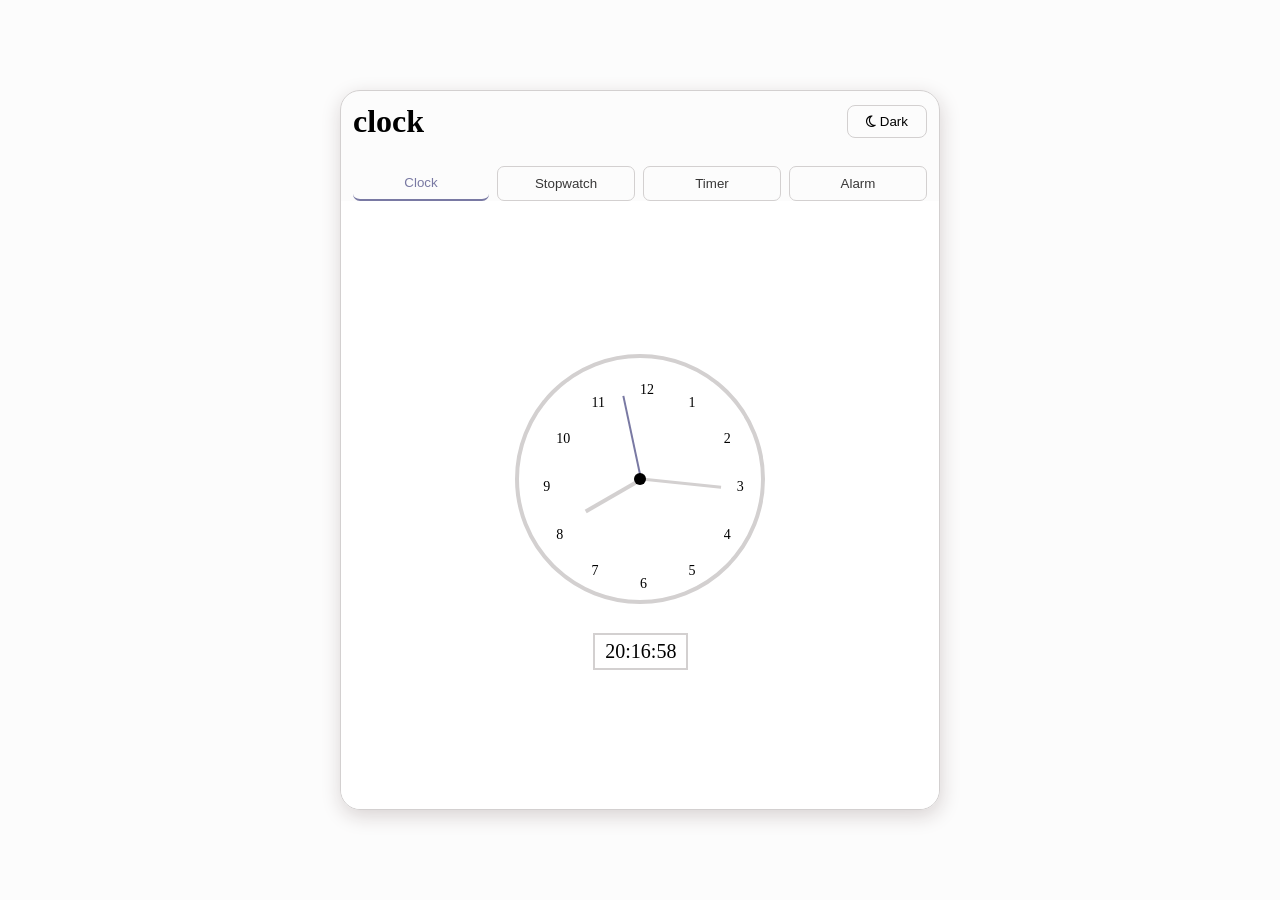
<file: index.html>
<!doctype html>
<html lang="en">
  <head>
    <meta charset="UTF-8" />
    <meta name="viewport" content="width=device-width, initial-scale=1.0" />
    <title>web clock</title>
    <link
      rel="stylesheet"
      href="https://cdnjs.cloudflare.com/ajax/libs/font-awesome/6.5.0/css/all.min.css"
      integrity="sha512-Avb2QiuDEEvB4bZJYdft2mNjVShBftLdPG8FJ0V7irTLQ8Uo0qcPxh4Plq7G5tGm0rU+1SPhVotteLpBERwTkw=="
      crossorigin="anonymous"
      referrerpolicy="no-referrer"
    />
    <link rel="stylesheet" href="style.css" />
    <script defer src="script.js"></script>
  </head>
  <body>
    <main class="container">
      <div class="header">
        <h1>clock</h1>
        <button class="background-change">
          <i class="fa-regular fa-moon"></i> <span>Dark</span>
        </button>
      </div>
      <nav>
        <button class="tab active" data-target="clock-sec" id="clock-btn">
          Clock
        </button>
        <button class="tab" data-target="stopwatch-sec" id="stopwatch-btn">
          Stopwatch
        </button>
        <button class="tab" data-target="timer-sec" id="timer-btn">
          Timer
        </button>
        <button class="tab" data-target="alarm-sec" id="alarm-btn">
          Alarm
        </button>
      </nav>
      <div class="main-content">
        <div class="section" id="clock-sec">
          <div class="clock-face">
            <div class="hand hour"></div>
            <div class="hand minute"></div>
            <div class="hand second"></div>
            <div class="center-dot"></div>
            <div class="digital-time">today</div>
          </div>
        </div>
        <div class="section hidden" id="stopwatch-sec">oga i know say you go check here too fool 🤣🤣🤣🤣. go buy clock</div>
        <div class="section hidden" id="timer-sec">you still get mind check here after the first one, you nor really get sense 😂😂😂😂</div>
        <div class="section hidden" id="alarm-sec">you finaly made it to the last one, your papa 😂😂😂😂</div>
      </div>
    </main>
  </body>
</html>
</file>
<file: style.css>
:root{
    --bg-color: rgba(243, 243, 243, 0.212);
    --card-color: rgba(248, 248, 248, 0.171);
    --surface-color:rgb(255, 255, 255);
    --text-color: rgb(0, 0, 0);
    --text-subtitle-color:rgb(59, 59, 59);
    --hover-color:rgb(255, 255, 255);
    --border-color:rgb(211, 208, 208);
    --accent-color:rgb(121, 121, 163);
    --box-shadow: rgb(216, 210, 210);
    --tab-color: rgb(56, 55, 55);
}

.dark{
    --bg-color: rgb(0, 0, 0);
    --card-color: rgb(37, 37, 37);
    --surface-color:rgb(0, 0, 0);
    --text-color: rgb(241, 241, 241);
    --text-subtitle-color:rgb(211, 210, 210);
    --hover-color: rgb(82, 80, 80);
    --border-color:rgb(83, 83, 83);
    --accent-color:rgb(223, 15, 15);
    --box-shadow: rgb(31, 30, 30);
    --tab-color: rgb(117, 116, 116);
}

*{
    margin: 0;
    padding: 0;
    box-sizing: border-box;
}

body{
    background-color: var(--bg-color);
    color: var(--text-color);
    min-height: 100vh;
    display: flex;
    justify-content: center;
    align-items: center;
}

.container{
    width: 80%;
    max-width: 600px;
    min-height: 80vh;
    border: 1px solid var(--border-color);
    border-radius: 20px;
    background-color: var(--card-color);
    box-shadow: 1px 6px 20px var(--box-shadow);
    display: flex;
    flex-direction: column;
}

.header{
    display: flex;
    align-items: center;
    justify-content: space-between;
    padding: 12px;
}

.background-change{
    width: 80px;
    padding: 8px 0px;
    background-color: transparent;
    gap: 4px;
    color: var(--text-color);
    border-radius: 8px;
    border: 1px solid var(--border-color);
}

nav{
    display: flex;
    align-items: center;
    justify-content: space-between; 
    margin-top: 14px; 
    padding: 0 12px;
    gap: 8px;
}



.tab{
    flex: 1;
    padding: 9px 10px;
    border-radius: 7px;
    border: 1px solid var(--border-color);
    background-color: transparent;
    cursor: pointer;
    color: var(--tab-color);
}

.active{
    color: var(--accent-color);
    background-color: transparent;
    border: none;
    border-bottom: 2px solid var(--accent-color);
    
}

.tab:hover{
    background-color: var(--hover-color);
}

.main-content{
    background-color: var(--surface-color);
    padding: 16px;
    border-radius: 0 0 20px 20px;
    flex: 1;
    display: flex;
    justify-content: center;
    align-items: center;
    position: relative;
    
}

.hidden{
    display: none;
}

.clock-face{
    width: 250px;
    height: 250px;
    border: 4px solid var(--border-color);
    border-radius: 50%;
    position: relative;
    margin-top: -52px;
}

.second{
    position: absolute;
    width: 2px;
    height: 85px;
    background-color: var(--accent-color);
    left: 50%;
    bottom:50%;
    transform: translateX(-50%);
    transform-origin: bottom center;
}

.minute{
    position: absolute;
    width: 3px;
    height: 80px;
    background-color: var(--border-color);
    left: 50%;
    bottom:50%;
    transform: translateX(-50%);
    transform-origin: bottom center;
}

.hour{
    position: absolute;
    width: 4px;
    height: 65px;
    background-color: var(--border-color);
    left: 50%;
    bottom: 50%;
    transform: translateX(-50%);
    transform-origin: bottom center;
}

.center-dot{
   position: absolute;
    width: 12px;
    height: 12px;
    background-color: var(--text-color);
    left: 50%;
    bottom: 50%;
    border-radius: 50%; 
    transform: translate(-50%, 50%);
    z-index: 10;
}

.clock-number {
    position: absolute;
    font-size: 14px;
    color: var(--text-color);
    display: flex;
    justify-content: center;
    align-items: center;
   
}

.digital-time{
    position: absolute;
    bottom: 0px;
    right: 30%;
    margin-bottom: -70px;
    font-size: 20px;
    border: 2px solid var(--border-color);
    padding: 5px 10px;
}
</file>
